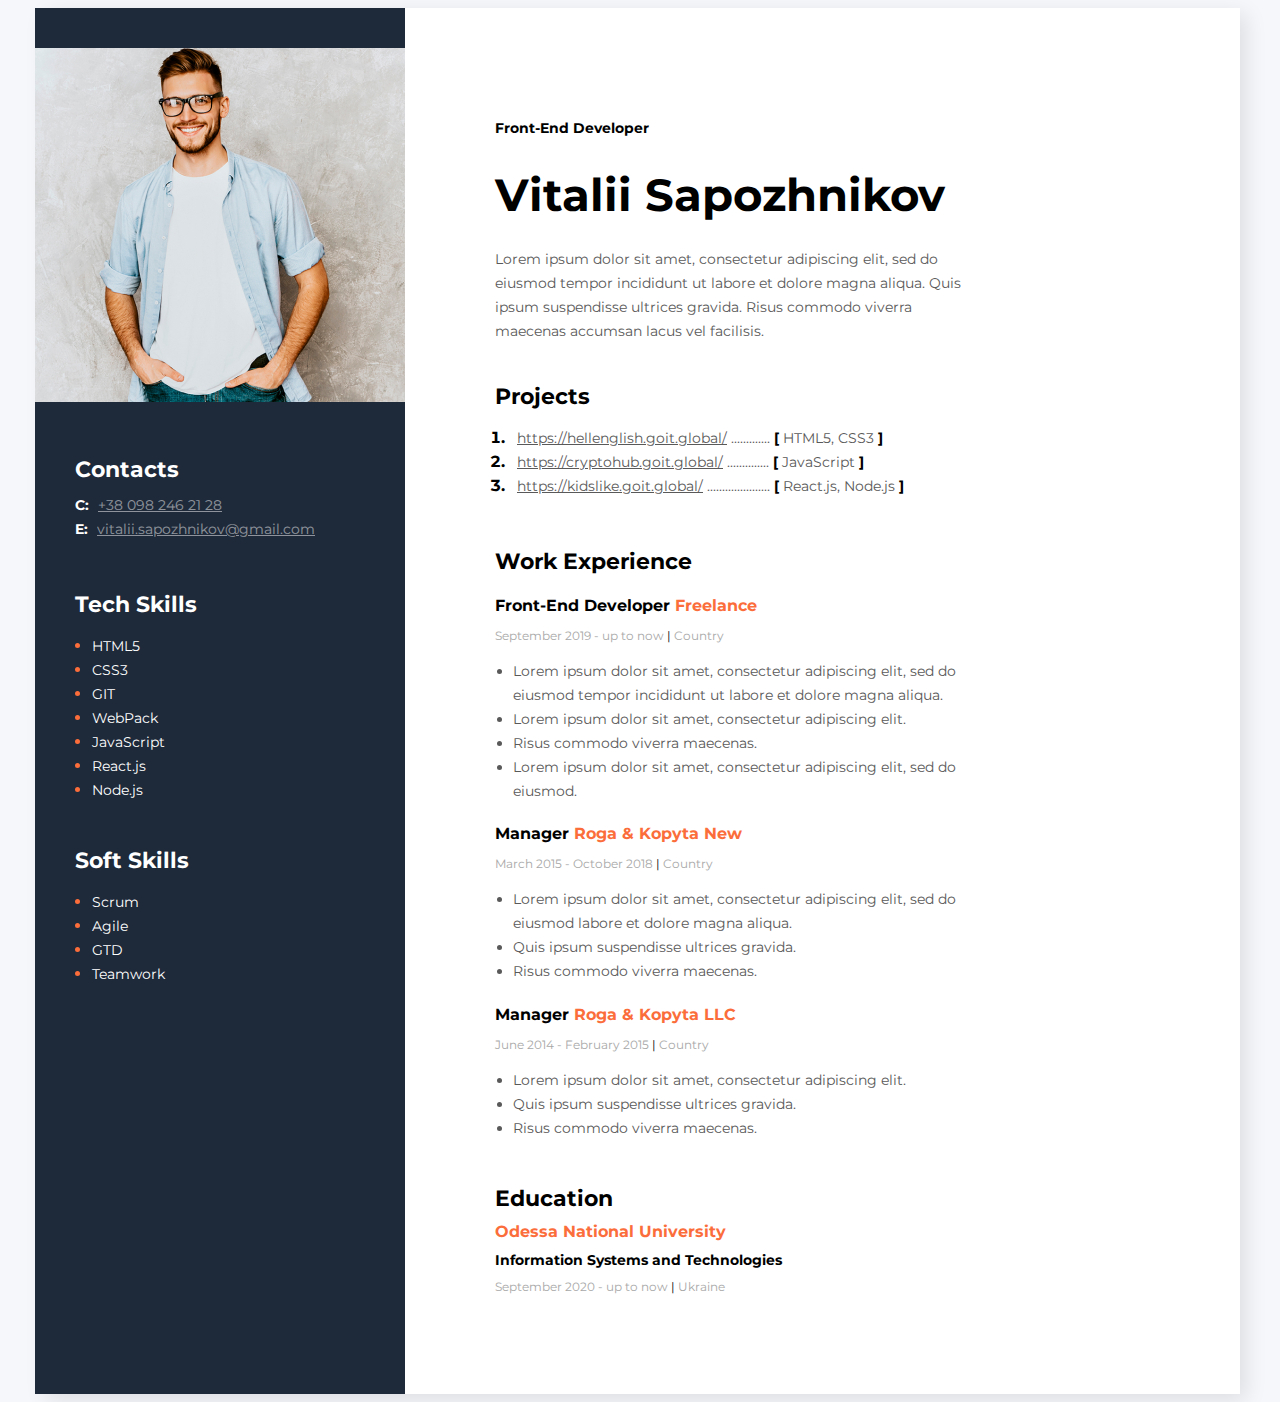
<file: index.html>
<!DOCTYPE html>
<html lang="en">

<head>
	<meta charset="UTF-8">
	<meta http-equiv="X-UA-Compatible" content="IE=edge">
	<meta name="viewport" content="width=device-width, initial-scale=1.0">
	<title>Vitalii Sapozhnikov's Resume</title>
	<link rel="preconnect" href="https://fonts.googleapis.com">
	<link rel="preconnect" href="https://fonts.gstatic.com" crossorigin>
	<link href="https://fonts.googleapis.com/css2?family=Montserrat:wght@400;700&display=swap" rel="stylesheet">
	<link rel="stylesheet" href="css/styles.css">
	<link rel="shortcut icon" href="img/favicon.ico" type="image/x-icon">
</head>

<body>
	<!-- main container -->
	<div class="main-container">
		<!-- main content sdection -->
		<div class="main-content-section">
			<!-- about me section -->
			<div class="about-me-section">
				<h2 class="about-me-profession">Front-End Developer</h2>
				<h1 class="about-me-name">Vitalii Sapozhnikov</h1>
				<p class="about-me-description">Lorem ipsum dolor sit amet, consectetur adipiscing elit, sed do eiusmod tempor incididunt ut labore et dolore magna
				aliqua. Quis ipsum suspendisse ultrices gravida. Risus commodo viverra maecenas accumsan lacus vel facilisis.</p>
			</div>
			<!-- my projects section -->
			<div class="my-projects-section">
				<h3 class="main-content-title">Projects</h3>
				<ol class="my-projects-list">
					<li>
						<span class="my-projects-text">
							<a href="https://hellenglish.goit.global/">https://hellenglish.goit.global/</a>	
							.............
							<span class="my-projects-bracket">[ </span>HTML5, CSS3<span class="my-projects-bracket"> ]</span>		
						</span>
					</li>
					<li>
						<span class="my-projects-text">
							<a href="https://cryptohub.goit.global/">https://cryptohub.goit.global/</a>		
							..............		
							<span class="my-projects-bracket">[ </span>JavaScript<span class="my-projects-bracket"> ]</span>	
						</span>
					</li>
					<li>
						<span class="my-projects-text">
							<a href="https://kidslike.goit.global/">https://kidslike.goit.global/</a>
							.....................
							<span class="my-projects-bracket">[ </span> React.js, Node.js <span class="my-projects-bracket"> ]</span>
						</span>
					</li>			
				</ol>
			</div>
			<!--my work experience section-->
			<div class="my-work-experience-section">
				<h3 class="main-content-title">Work Experience</h3>
				<!--Company 1-->
				<div>
					<h4>Front-End Developer <span class="my-work-experience-company">Freelance</span></h4>
					<p>September 2019 - up to now <span class="my-work-experience-divider">|</span> Country</p>
					<ul>
						<li>Lorem ipsum dolor sit amet, consectetur adipiscing elit, sed do eiusmod tempor incididunt ut labore et dolore magna
						aliqua.</li>
						<li>Lorem ipsum dolor sit amet, consectetur adipiscing elit.</li>
						<li>Risus commodo viverra maecenas.</li>
						<li>Lorem ipsum dolor sit amet, consectetur adipiscing elit, sed do eiusmod.</li>
					</ul>
				</div>
				<!--Company 2-->
				<div>
					<h4>Manager <span class="my-work-experience-company">Roga & Kopyta New</span></h4>
					<p>March 2015 - October 2018 <span class="my-work-experience-divider">|</span> Country</p>
					<ul>
						<li>Lorem ipsum dolor sit amet, consectetur adipiscing elit, sed do eiusmod labore et dolore magna aliqua.</li>
						<li>Quis ipsum suspendisse ultrices gravida.</li>
						<li>Risus commodo viverra maecenas.</li>
					</ul>
				</div>
				<!--Company 3-->
				<div>
					<h4>Manager <span class="my-work-experience-company">Roga & Kopyta LLC</span></h4>
					<p>June 2014 - February 2015 <span class="my-work-experience-divider">|</span> Country</p>
					<ul>
						<li>Lorem ipsum dolor sit amet, consectetur adipiscing elit.</li>
						<li>Quis ipsum suspendisse ultrices gravida.</li>
						<li>Risus commodo viverra maecenas.</li>
					</ul>
				</div>
			</div>

			<!-- education section -->
			<div class="my-education-section">
				<h3 class="main-content-title">Education</h3>
				<h4>Odessa National University</h4>
				<h5>Information Systems and Technologies</h5>
				<p>September 2020 - up to now <span>|</span> Ukraine</p>
			</div>
			
		</div>
		<!--sidebar section-->
		<aside class="sidebar-section"> 
			<img src="img/photo.jpg" alt="">

			<!--contacts section-->
			<div class="contacts-section">
				<h3 class="sidebar-title">Contacts</h3>
				<div>
					<span class="contacts-section-type">C:</span>
					<a class="contacts-section-link" href="tel:+380982462128">+38 098 246 21 28</a>
				</div>
				<div>
					<span class="contacts-section-type">E:</span>
					<a class="contacts-section-link" href="mailto:vitalii.sapozhnikov@gmail.com">vitalii.sapozhnikov@gmail.com</a>
					
				</div>
			</div>

			<!--tech skills section-->
			<div class="tech-skills-section">
				<h3 class="sidebar-title">Tech Skills</h3>
				<ul class="sidebar-list">
					<li><span>HTML5</span></li>
					<li><span>CSS3</span></li>
					<li><span>GIT</span></li>
					<li><span>WebPack</span></li>
					<li><span>JavaScript</span></li>
					<li><span>React.js</span></li>
					<li><span>Node.js</span></li>
				</ul>
			</div>
											
			<!--soft skills section-->
			<div class="soft-skills-section">
				<h3 class="sidebar-title">Soft Skills</h3>
				<ul class="sidebar-list">
					<li><span>Scrum</span></li>
					<li><span>Agile</span></li>
					<li><span>GTD</span></li>
					<li><span>Teamwork</span></li>
				</ul>
			</div>

		</aside>
	</div>
</body>

</html>
</file>
<file: css/styles.css>
body {
  background-color: #f5f7fa;
  font-family: 'Montserrat', sans-serif;
}
.main-container {
  display: flex;
  flex-direction: row-reverse;
  width: 1200px;
  background-color: #fff;
  margin: auto;
  box-shadow: 6px 6px 20px rgba(0, 0, 0, 0.1);
}

.main-content-section {
  padding: 100px 220px 100px 90px;
}

.main-content-title {
  font-style: normal;
  font-weight: bold;
  font-size: 22px;
  line-height: 27px;
  color: #000;
  margin-bottom: 10px;
}

.about-me-section {
  margin: 0 0 40px 0;
}

.about-me-profession {
  font-style: normal;
  font-weight: bold;
  font-size: 14px;
  line-height: 17px;
  color: #000;
  margin-bottom: 20px;
}

.about-me-name {
  font-style: normal;
  font-weight: bold;
  font-size: 45px;
  line-height: 55px;
  margin-bottom: 25px;
}

.about-me-description {
  font-style: normal;
  font-weight: normal;
  font-size: 14px;
  line-height: 24px;
  color: #595959;
  width: 470px;
}

.my-projects-section {
  margin-bottom: 50px;
}

.my-projects-list {
  padding: 0 0 0 15px;
}

.my-projects-list li {
  color: #000;
  font-weight: bold;
}

.my-projects-text {
  font-style: normal;
  font-weight: normal;
  font-size: 14px;
  line-height: 24px;
  color: #595959;
  margin-left: 7px;
}
.my-projects-list a {
  font-style: normal;
  font-weight: normal;
  font-size: 14px;
  line-height: 24px;
  color: #595959;
}

.my-projects-bracket {
  font-style: normal;
  font-weight: bold;
  font-size: 14px;
  line-height: 24px;
  color: #000;
}

.my-work-experience-section h4 {
  font-style: normal;
  font-weight: bold;
  font-size: 16px;
  line-height: 20px;
  color: #000;
  margin-bottom: 10px;
}

.my-work-experience-section p {
  font-style: normal;
  font-weight: normal;
  font-size: 12px;
  line-height: 15px;
  color: #a8a8a8;
  margin-bottom: 10px;
}

.my-work-experience-company {
  color: #fb6d3a;
}

.my-work-experience-divider {
  font-style: normal;
  font-weight: normal;
  font-size: 12px;
  line-height: 15px;
  color: #000;
}

.my-work-experience-section ul {
  padding-left: 18px;
}

.my-work-experience-section li {
  font-style: normal;
  font-weight: normal;
  font-size: 14px;
  line-height: 24px;
  color: #595959;
}

.my-work-experience-section div {
  margin-bottom: 15px;
  width: 525px;
}

.my-education-section {
  margin-top: 45px;
}

.my-education-section h4 {
  font-style: normal;
  font-weight: bold;
  font-size: 16px;
  line-height: 20px;
  color: #fb6d3a;
  margin: 0 0 10px 0;
}

.my-education-section h5 {
  font-style: normal;
  font-weight: bold;
  font-size: 14px;
  line-height: 17px;
  color: #000000;
  margin: 0 0 10px 0;
}

.my-education-section p {
  font-style: normal;
  font-weight: normal;
  font-size: 12px;
  line-height: 15px;
  color: #a8a8a8;
  margin: 0;
}

.my-education-section span {
  font-style: normal;
  font-weight: normal;
  font-size: 12px;
  line-height: 15px;
  color: #000000;
}

/* sidebar section */

.sidebar-section {
  background-color: #1e2939;
  width: 370px;
  padding: 40px 0;
}

.contacts-section,
.tech-skills-section {
  margin: 50px 0 0 40px;
}

.sidebar-title {
  font-style: normal;
  font-weight: bold;
  font-size: 22px;
  line-height: 27px;
  color: #fff;
  margin-bottom: 10px;
}

.contacts-section-type {
  font-style: normal;
  font-weight: bold;
  font-size: 14px;
  line-height: 24px;
  color: #fff;
  margin-right: 5px;
}

.contacts-section-link {
  font-style: normal;
  font-weight: normal;
  font-size: 14px;
  line-height: 24px;
  color: #fff;
  opacity: 0.5;
}

.sidebar-list {
  padding: 0 0 0 17px;
}

.sidebar-list li {
  color: #fb6d3a;
}

.sidebar-list span {
  color: #fff;
  font-style: normal;
  font-weight: normal;
  font-size: 14px;
  line-height: 24px;
}

.soft-skills-section {
  margin-top: 45px;
  margin-left: 40px;
}
</file>
<file: my-resume/css/styles.css>
body {
  background-color: #f5f7fa;
  font-family: 'Montserrat', sans-serif;
}
.main-container {
  display: flex;
  flex-direction: row-reverse;
  width: 1200px;
  background-color: #fff;
  margin: auto;
  box-shadow: 6px 6px 20px rgba(0, 0, 0, 0.1);
}

.main-content-section {
  padding: 100px 220px 100px 90px;
}

.main-content-title {
  font-style: normal;
  font-weight: bold;
  font-size: 22px;
  line-height: 27px;
  color: #000;
  margin-bottom: 10px;
}

.about-me-section {
  margin: 0 0 40px 0;
}

.about-me-profession {
  font-style: normal;
  font-weight: bold;
  font-size: 14px;
  line-height: 17px;
  color: #000;
  margin-bottom: 20px;
}

.about-me-name {
  font-style: normal;
  font-weight: bold;
  font-size: 45px;
  line-height: 55px;
  margin-bottom: 25px;
}

.about-me-description {
  font-style: normal;
  font-weight: normal;
  font-size: 14px;
  line-height: 24px;
  color: #595959;
  width: 470px;
}

.my-projects-section {
  margin-bottom: 50px;
}

.my-projects-list {
  padding: 0 0 0 15px;
}

.my-projects-list li {
  color: #000;
  font-weight: bold;
}

.my-projects-text {
  font-style: normal;
  font-weight: normal;
  font-size: 14px;
  line-height: 24px;
  color: #595959;
  margin-left: 7px;
}
.my-projects-list a {
  font-style: normal;
  font-weight: normal;
  font-size: 14px;
  line-height: 24px;
  color: #595959;
}

.my-projects-bracket {
  font-style: normal;
  font-weight: bold;
  font-size: 14px;
  line-height: 24px;
  color: #000;
}

.my-work-experience-section h4 {
  font-style: normal;
  font-weight: bold;
  font-size: 16px;
  line-height: 20px;
  color: #000;
  margin-bottom: 10px;
}

.my-work-experience-section p {
  font-style: normal;
  font-weight: normal;
  font-size: 12px;
  line-height: 15px;
  color: #a8a8a8;
  margin-bottom: 10px;
}

.my-work-experience-company {
  color: #fb6d3a;
}

.my-work-experience-divider {
  font-style: normal;
  font-weight: normal;
  font-size: 12px;
  line-height: 15px;
  color: #000;
}

.my-work-experience-section ul {
  padding-left: 18px;
}

.my-work-experience-section li {
  font-style: normal;
  font-weight: normal;
  font-size: 14px;
  line-height: 24px;
  color: #595959;
}

.my-work-experience-section div {
  margin-bottom: 15px;
  width: 525px;
}

.my-education-section {
  margin-top: 45px;
}

.my-education-section h4 {
  font-style: normal;
  font-weight: bold;
  font-size: 16px;
  line-height: 20px;
  color: #fb6d3a;
  margin: 0 0 10px 0;
}

.my-education-section h5 {
  font-style: normal;
  font-weight: bold;
  font-size: 14px;
  line-height: 17px;
  color: #000000;
  margin: 0 0 10px 0;
}

.my-education-section p {
  font-style: normal;
  font-weight: normal;
  font-size: 12px;
  line-height: 15px;
  color: #a8a8a8;
  margin: 0;
}

.my-education-section span {
  font-style: normal;
  font-weight: normal;
  font-size: 12px;
  line-height: 15px;
  color: #000000;
}

/* sidebar section */

.sidebar-section {
  background-color: #1e2939;
  width: 370px;
  padding: 40px 0;
}

.contacts-section,
.tech-skills-section {
  margin: 50px 0 0 40px;
}

.sidebar-title {
  font-style: normal;
  font-weight: bold;
  font-size: 22px;
  line-height: 27px;
  color: #fff;
  margin-bottom: 10px;
}

.contacts-section-type {
  font-style: normal;
  font-weight: bold;
  font-size: 14px;
  line-height: 24px;
  color: #fff;
  margin-right: 5px;
}

.contacts-section-link {
  font-style: normal;
  font-weight: normal;
  font-size: 14px;
  line-height: 24px;
  color: #fff;
  opacity: 0.5;
}

.sidebar-list {
  padding: 0 0 0 17px;
}

.sidebar-list li {
  color: #fb6d3a;
}

.sidebar-list span {
  color: #fff;
  font-style: normal;
  font-weight: normal;
  font-size: 14px;
  line-height: 24px;
}

.soft-skills-section {
  margin-top: 45px;
  margin-left: 40px;
}
</file>
